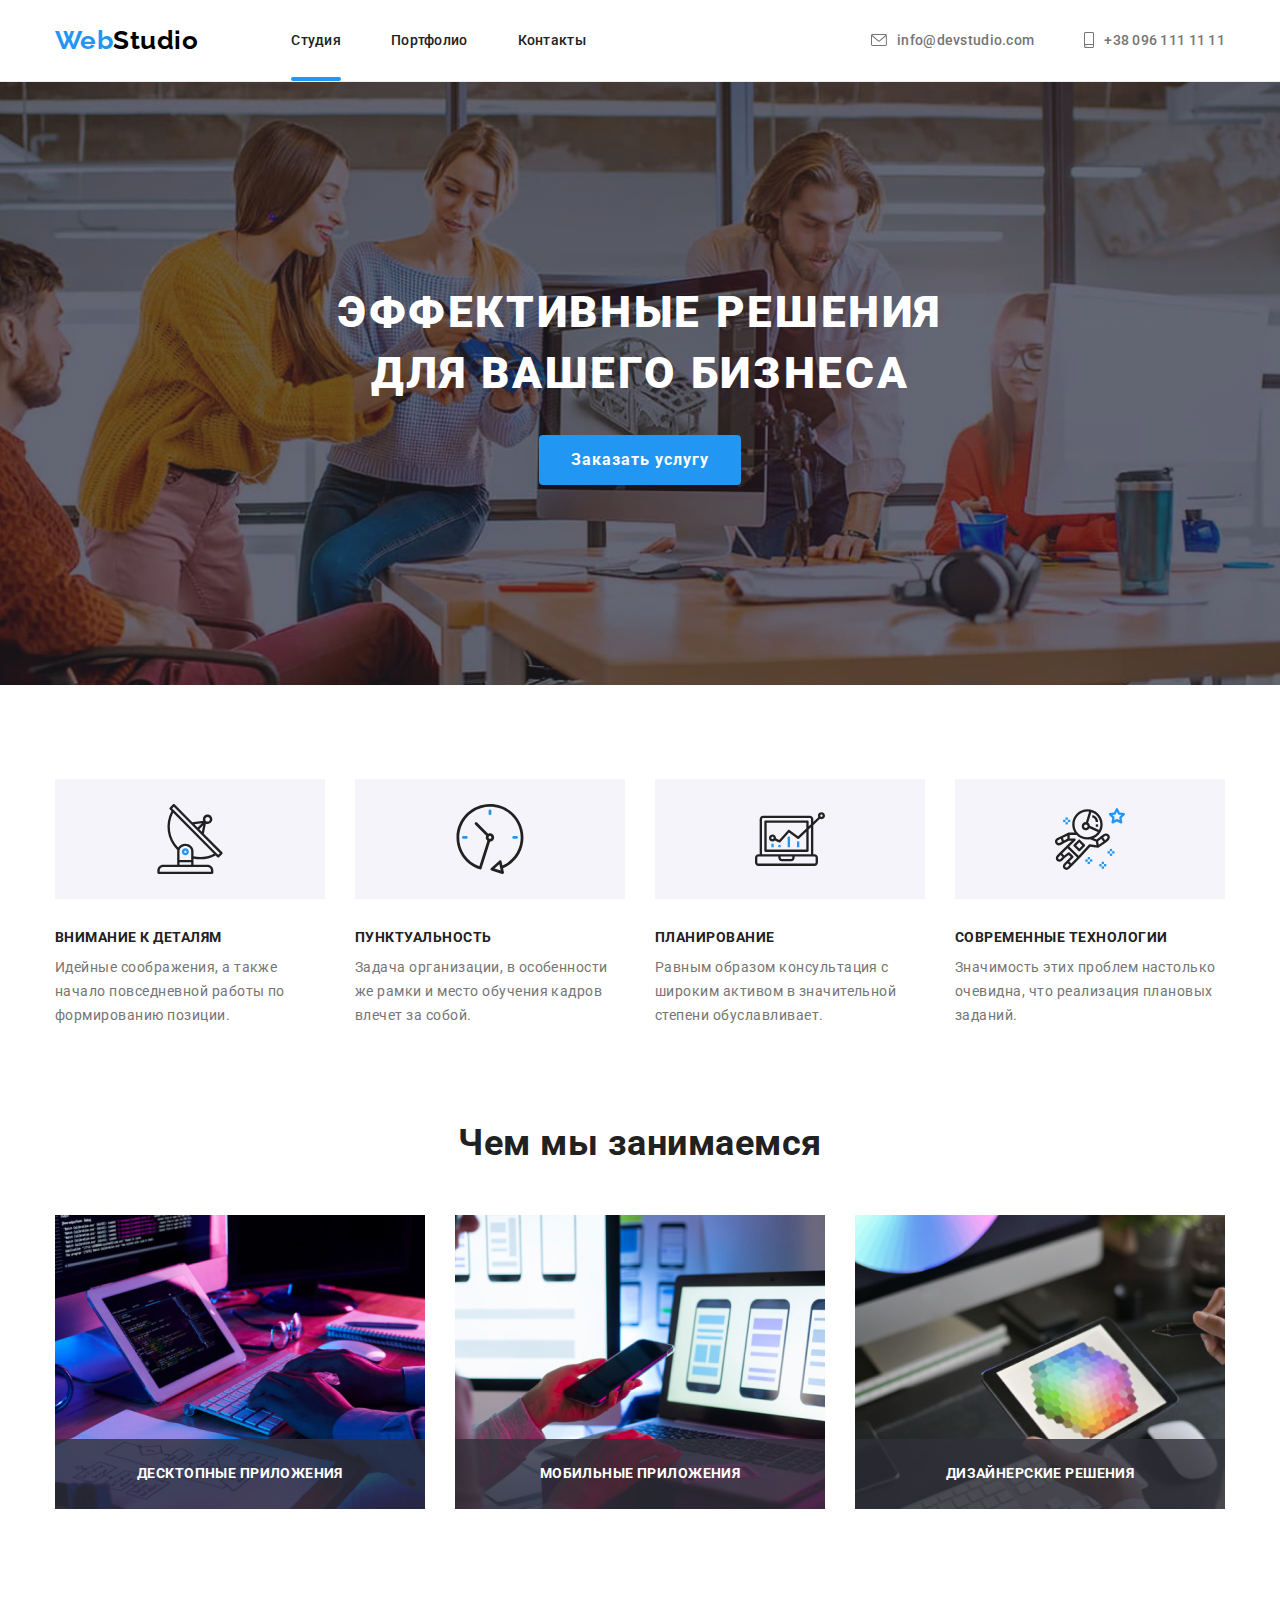
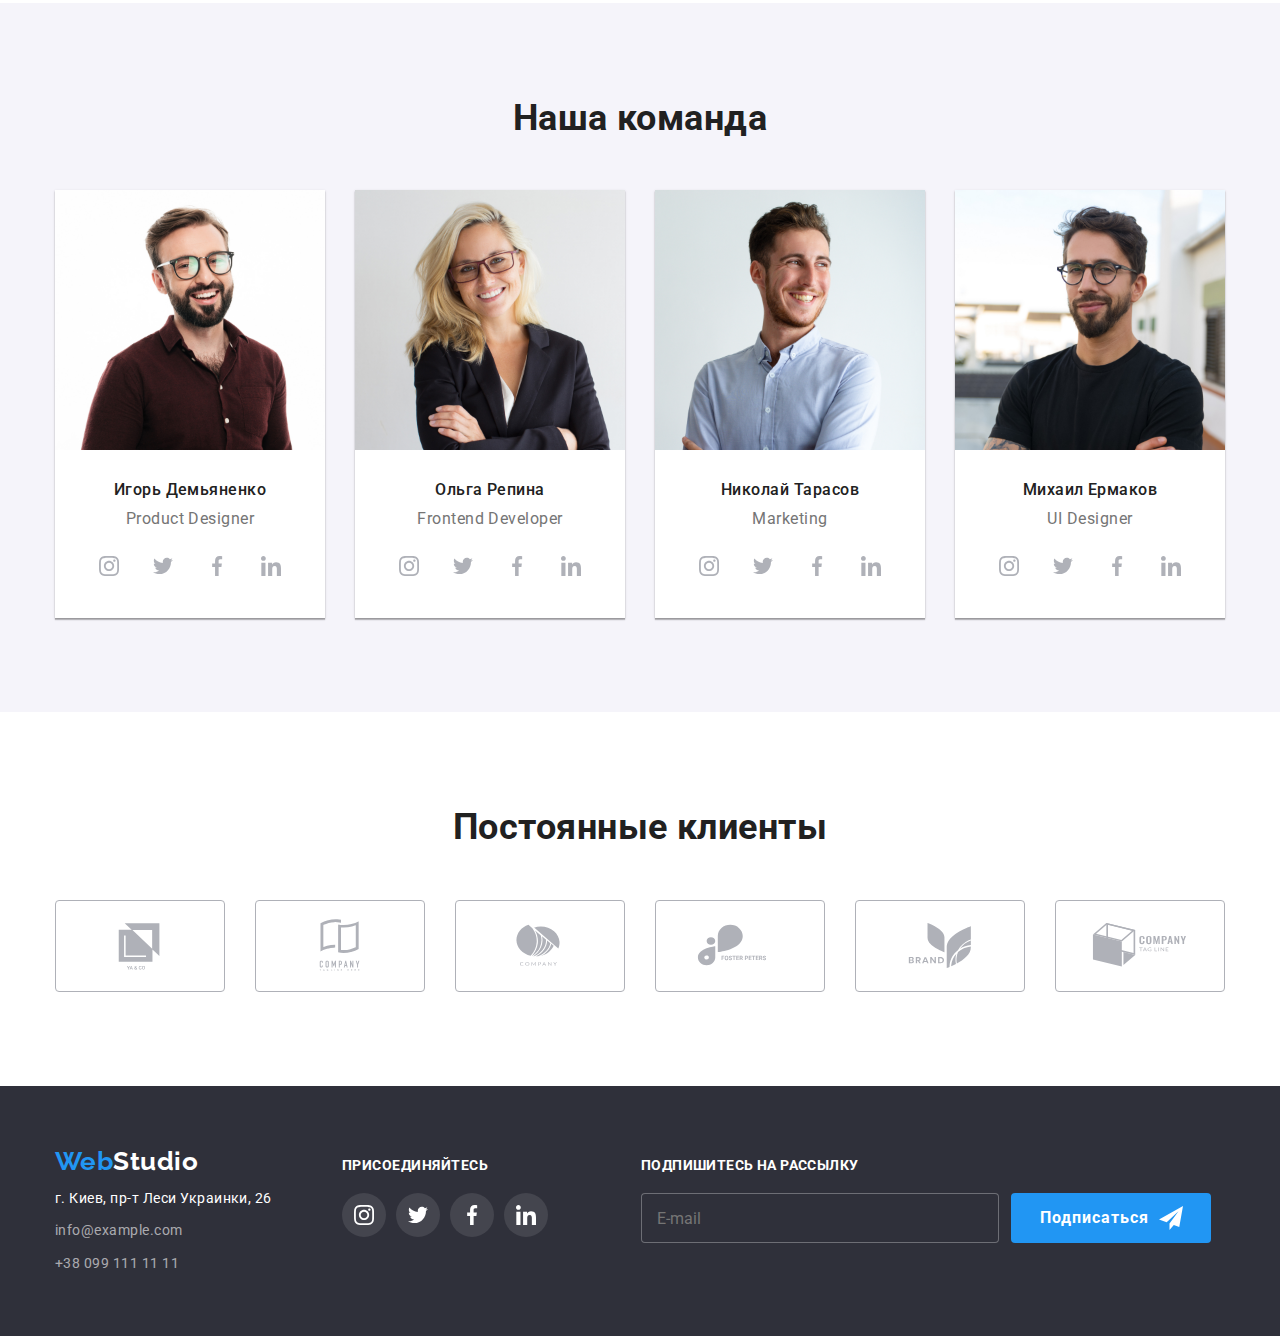
<file: index.html>
<!DOCTYPE html>
<html lang="ru">
<head>
    <meta charset="UTF-8">
    <meta http-equiv="X-UA-Compatible" content="IE=edge">
    <meta name="viewport" content="width=device-width, initial-scale=1.0">
    <title>WebStudio HW</title>
    <link href="https://fonts.googleapis.com/css2?family=Raleway:wght@700&family=Roboto:wght@400;500;700;900&display=swap" rel="stylesheet">
    <link rel="stylesheet" href="https://cdnjs.cloudflare.com/ajax/libs/modern-normalize/1.1.0/modern-normalize.min.css">
    <link rel="stylesheet" href="./css/style.css">
</head>
<body>
    
                                            <!-- ХЕДЕР -->
<header class="header">
<div class="container heder-container">
<nav class="nav">
    <a class="logo logo-header" href="./index.html"><span class="logo-span">Web</span>Studio</a>

    <ul class="nav-list">
        <li class="nav-list-item"><a class="link link-nav link-studio" href="./index.html">Студия</a></li>
        <li class="nav-list-item"><a class="link link-nav" href="./portfolio.html">Портфолио</a></li>
        <li class="nav-list-item"><a class="link link-nav" href="">Контакты</a></li>
    </ul>

</nav>
    <ul class="contact-list">
        <li class="contact-list-item"><a class="link link-contact" href="mailto:info@devstudio.com">
            <svg class="link-icon-contact" width="16" height="12"><use href="./images/sprite.svg#icon-envelope"></use></svg>
            info@devstudio.com</a></li>
        <li class="contact-list-item"><a class="link link-contact" href="tel:+380961111111">
            <svg class="link-icon-contact" width="10" height="16"><use href="./images/sprite.svg#icon-smartphone"></use></svg>
            +38 096 111 11 11</a></li>
    </ul>
</div>
</header>

                                            <!-- МЭЙН -->
<main>
                                        <!-- hero section -->
    <section class="hero-section">
        <div class="container hero-container">

        <h1 class="title-hero">Эффективные решения<br> для вашего бизнеса</h1>

        <button data-modal-open class="btn" type="button">Заказать услугу</button>

        </div>
    </section>

                                        <!-- our benefits -->
    <section class="benefits-section">
        <div class="container benefits-conteiner">

        <h2 class="visually-hidden">Наши преимущества</h2>

        <ul class="list-benefits">
            <li class="list-benefits-items icon-antenna">
                <h3 class="title-benefits">Внимание к деталям</h3>
            <p class="benefits-text">Идейные соображения, а также начало повседневной работы по формированию позиции.</p>
            </li>
            <li class="list-benefits-items icon-clock">
                <h3 class="title-benefits">Пунктуальность</h3>
            <p class="benefits-text">Задача организации, в особенности же рамки и место обучения кадров влечет за собой.</p>
            </li>
            <li class="list-benefits-items icon-diagram">
                <h3 class="title-benefits">Планирование</h3>
            <p class="benefits-text">Равным образом консультация с широким активом в значительной степени обуславливает.</p>
            </li>
            <li class="list-benefits-items icon-astronaut">
                <h3 class="title-benefits">Современные технологии</h3>
            <p class="benefits-text">Значимость этих проблем настолько очевидна, что реализация плановых заданий.</p>
            </li>
        </ul>
        </div>

    </section>

                                        <!-- our work section -->
    <section class="our-work-section">
        <div class="container">
        
        <h2 class="title-work">Чем мы занимаемся</h2>

        <ul class="work-list">
            <li class="work-list-item">
                <img src="./images/main-page/box1.jpg" alt="Пример работы" width="370">
                <div class="our-work-box">
                    <h3 class="our-work-box-title">Десктопные приложения</h3>
                </div>
            </li>
            <li class="work-list-item">
                <img src="./images/main-page/box2.jpg" alt="Пример работы" width="370">
                <div class="our-work-box">
                    <h3 class="our-work-box-title">Мобильные приложения</h3>
                </div>
            </li>
            <li class="work-list-item">
                <img src="./images/main-page/box3.jpg" alt="Пример работы" width="370">
                <div class="our-work-box">
                    <h3 class="our-work-box-title">Дизайнерские решения</h3>
                </div>
            </li>
        </ul>
        </div>

    </section>

                                        <!-- our team section -->
    <section class="our-team-section">
        <div class="container">

        <h2 class="title-team">Наша команда</h2>

        <ul class="team-list">
            <li class="team-list-item">
                <img src="./images/main-page/img.jpg" alt="Игорь Демьяненко" width="270">
                <div class="team-card">
                    <h3 class="title-name">Игорь Демьяненко</h3>
                    <p class="team-text">Product Designer</p>
                    <ul class="list-sl">
                        <li class="list-item-sl"><a class="link-icon-team" href="" aria-label="иконка Инстаграм"><svg class="link-icon" width="20px" height="20px">
                            <use href="./images/sprite.svg#icon-instagram"></use>>
                        </svg></a></li>
                        <li class="list-item-sl"><a class="link-icon-team" href="" aria-label="иконка Твитер"><svg class="link-icon" width="20px" height="20px">
                            <use href="./images/sprite.svg#icon-twitter"></use>>
                        </svg></a></li>
                        <li class="list-item-sl"><a class="link-icon-team" href="" aria-label="иконка Фейсбук"><svg class="link-icon" width="20px" height="20px">
                            <use href="./images/sprite.svg#icon-facebook"></use>>
                        </svg></a></li>
                        <li class="list-item-sl"><a class="link-icon-team" href="" aria-label="иконка Ин"><svg class="link-icon" width="20px" height="20px">
                            <use href="./images/sprite.svg#icon-linkedin"></use>>
                        </svg></a></li>
                    </ul>
                </div>
            </li>
            <li class="team-list-item">
                <img src="./images/main-page/img(1).jpg" alt="Ольга Репина" width="270">
                <div class="team-card">
                    <h3 class="title-name">Ольга Репина</h3>
                    <p class="team-text">Frontend Developer</p>
                    <ul class="list-sl">
                        <li class="list-item-sl"><a class="link-icon-team" href="" aria-label="иконка Инстаграм"><svg class="link-icon" width="20px" height="20px">
                            <use href="./images/sprite.svg#icon-instagram"></use>>
                        </svg></a></li>
                        <li class="list-item-sl"><a class="link-icon-team" href="" aria-label="иконка Твитер"><svg class="link-icon" width="20px" height="20px">
                            <use href="./images/sprite.svg#icon-twitter"></use>>
                        </svg></a></li>
                        <li class="list-item-sl"><a class="link-icon-team" href="" aria-label="иконка Фейсбук"><svg class="link-icon" width="20px" height="20px">
                            <use href="./images/sprite.svg#icon-facebook"></use>>
                        </svg></a></li>
                        <li class="list-item-sl"><a class="link-icon-team" href="" aria-label="иконка Ин"><svg class="link-icon" width="20px" height="20px">
                            <use href="./images/sprite.svg#icon-linkedin"></use>>
                        </svg></a></li>
                    </ul>
                </div>
            </li>
            <li class="team-list-item">
                <img src="./images/main-page/img(2).jpg" alt="Николай Тарасов" width="270">
                <div class="team-card">
                    <h3 class="title-name">Николай Тарасов</h3>
                    <p class="team-text">Marketing</p>
                    <ul class="list-sl">
                        <li class="list-item-sl"><a class="link-icon-team" href="" aria-label="иконка Инстаграм"><svg class="link-icon" width="20px" height="20px">
                            <use href="./images/sprite.svg#icon-instagram"></use>>
                        </svg></a></li>
                        <li class="list-item-sl"><a class="link-icon-team" href="" aria-label="иконка Твитер"><svg class="link-icon" width="20px" height="20px">
                            <use href="./images/sprite.svg#icon-twitter"></use>>
                        </svg></a></li>
                        <li class="list-item-sl"><a class="link-icon-team" href="" aria-label="иконка Фейсбук"><svg class="link-icon" width="20px" height="20px">
                            <use href="./images/sprite.svg#icon-facebook"></use>>
                        </svg></a></li>
                        <li class="list-item-sl"><a class="link-icon-team" href="" aria-label="иконка Ин"><svg class="link-icon" width="20px" height="20px">
                            <use href="./images/sprite.svg#icon-linkedin"></use>>
                        </svg></a></li>
                    </ul>
                </div>
            </li>
            <li class="team-list-item">
                <img src="./images/main-page/img(3).jpg" alt="Михаил Ермаков" width="270">
                <div class="team-card">
                    <h3 class="title-name">Михаил Ермаков</h3>
                    <p class="team-text">UI Designer</p>
                    <ul class="list-sl">
                        <li class="list-item-sl"><a class="link-icon-team" href="" aria-label="иконка Инстаграм"><svg class="link-icon" width="20px" height="20px">
                            <use href="./images/sprite.svg#icon-instagram"></use>>
                        </svg></a></li>
                        <li class="list-item-sl"><a class="link-icon-team" href="" aria-label="иконка Твитер"><svg class="link-icon" width="20px" height="20px">
                            <use href="./images/sprite.svg#icon-twitter"></use>>
                        </svg></a></li>
                        <li class="list-item-sl"><a class="link-icon-team" href="" aria-label="иконка Фейсбук"><svg class="link-icon" width="20px" height="20px">
                            <use href="./images/sprite.svg#icon-facebook"></use>>
                        </svg></a></li>
                        <li class="list-item-sl"><a class="link-icon-team" href="" aria-label="иконка Ин"><svg class="link-icon" width="20px" height="20px">
                            <use href="./images/sprite.svg#icon-linkedin"></use>>
                        </svg></a></li>
                    </ul>
                </div>
            </li>
        </ul>
        </div>
    </section>

                                        <!-- client -->
    <section class="section-client">
        <div class="container">
            <h2 class="client-title">Постоянные клиенты</h2>
            <ul class="client-list">
                <li class="client-list-item">
                    <a class="client-link" href="" aria-label="иконка клиента">
                        <svg class="icon-client" width="106px" height="60px">
                            <use href="./images/sprite.svg#icon-Client-1"></use>
                        </svg>
                    </a>
                </li>
                <li class="client-list-item">
                    <a class="client-link" href="" aria-label="иконка клиента">
                        <svg class="icon-client" width="106px" height="60px">
                            <use href="./images/sprite.svg#icon-Client-2"></use>
                        </svg>
                    </a>
                </li>
                <li class="client-list-item">
                    <a class="client-link" href="" aria-label="иконка клиента">
                        <svg class="icon-client" width="106px" height="60px">
                            <use href="./images/sprite.svg#icon-Client-3"></use>
                        </svg>
                    </a>
                </li>
                <li class="client-list-item">
                    <a class="client-link" href="" aria-label="иконка клиента">
                        <svg class="icon-client" width="106px" height="60px">
                            <use href="./images/sprite.svg#icon-Client-4"></use>
                        </svg>
                    </a>
                </li>
                <li class="client-list-item">
                    <a class="client-link" href="" aria-label="иконка клиента">
                        <svg class="icon-client" width="106px" height="60px">
                            <use href="./images/sprite.svg#icon-Client-5"></use>
                        </svg>
                    </a>
                </li>
                <li class="client-list-item">
                    <a class="client-link" href="" aria-label="иконка клиента">
                        <svg class="icon-client" width="106px" height="60px">
                            <use href="./images/sprite.svg#icon-Client-6"></use>
                        </svg>
                    </a>
                </li>
            </ul>
        </div>
    </section>
            
</main>

                                            <!-- ФУТЕР -->
<footer class="footer">
    <div class="container footer-container">
    <div class="adress-container">
    <a class="logo logo-footer" href="./index.html"><span class="logo-span">Web</span>Studio</a>
    
    <address class="adress">
       <p class="footer-text">г. Киев, пр-т Леси Украинки, 26</p>
    <ul>
        <li class="list-adress-items"><a class="link link-footer" href="mailto:info@example.com">info@example.com</a></li>
        <li class="list-adress-items"><a class="link link-footer" href="tel:+380991111111">+38 099 111 11 11</a></li>
    </ul>
    </address>
    </div>

    <div class="social-container">
        <p class="sl-text">Присоединяйтесь</p>
        <ul class="list-sl">
            <li class="list-item-sl"><a class="link-icon-team-footer" href="" aria-label="иконка Инстаграм">
                <svg class="link-icon-footer" width="20px" height="20px">
                <use href="./images/sprite.svg#icon-instagram"></use>>
            </svg></a></li>
            <li class="list-item-sl"><a class="link-icon-team-footer" href="" aria-label="иконка Твитер">
                <svg class="link-icon-footer" width="20px" height="20px">
                <use href="./images/sprite.svg#icon-twitter"></use>>
            </svg></a></li>
            <li class="list-item-sl"><a class="link-icon-team-footer" href="" aria-label="иконка Фейсбук">
                <svg class="link-icon-footer" width="20px" height="20px">
                <use href="./images/sprite.svg#icon-facebook"></use>>
            </svg></a></li>
            <li class="list-item-sl"><a class="link-icon-team-footer" href="" aria-label="иконка Ин">
                <svg class="link-icon-footer" width="20px" height="20px">
                <use href="./images/sprite.svg#icon-linkedin"></use>>
            </svg></a></li>
        </ul>
    </div>

    <div class="email-container">
        <p class="email-text">Подпишитесь на рассылку</p>
        <form class="footer-form">
            <input type="email" name="email" placeholder="E-mail">
            <button class="email-btn" type="button">Подписаться
                <svg class="email-icon" width="24px" height="24px">
                <use href="./images/sprite.svg#icon-telegram"></use>>
            </svg>
        </button>
        </form>
    </div>

    </div>
</footer>

                                            <!-- MODAL -->
<div data-modal class="backdrop is-hidden">
    <div class="modal">
        <button data-modal-close class="btn-modal">
            <svg class="icon-modal">
                <use href="./images/sprite.svg#icon-mrX"></use>
            </svg>
        </button>

        <form class="form" autocomplete="off">
            
            <h2 class="form-title">Оставьте свои данные, мы вам перезвоним</h2>

            <ul>
                <li class="form-text">
                <label for="name">Имя</label>
                <input type="text" name="name" id="name">
                <svg class="icon-form" width="18px" height="18px">
                    <use href="./images/sprite.svg#icon-person"></use>
                </svg>
                </li>
                <li class="form-text">
                <label for="tel">Телефон</label>
                <input type="tel" name="tel" id="tel">
                <svg class="icon-form" width="18px" height="18px">
                    <use href="./images/sprite.svg#icon-phone"></use>
                </svg>
                </li>
                <li class="form-text">
                <label for="mail">Почта</label>
                <input type="email" name="mail" id="mail">
                <svg class="icon-form" width="18px" height="18px">
                    <use href="./images/sprite.svg#icon-email"></use>
                </svg>
                </li>
                <li class="form-text">
                <label for="comment">Комментарий</label>
                <textarea name="comment" id="comment" placeholder="Введите текст" cols="30" rows="10"></textarea>
                </li>
            </ul>
            <div class="form-agreement">
                <label for="agreement">
                    <input type="checkbox" name="agreement" id="agreement">
                    <svg class="icon-agreement" width="16px" height="15px">
                        <use href="./images/sprite.svg#icon-box"></use>
                    </svg>
                    <p>Соглашаюсь с рассылкой и принимаю&nbsp;</p><a class="form-link" href="">Условия договора</a>
                </label>
            </div>

            <button class="form-btn" type="submit">Отправить</button>

        </form>
    </div>
</div>

<script src="./JS/modal.js"></script>
</body>
</html>
</file>
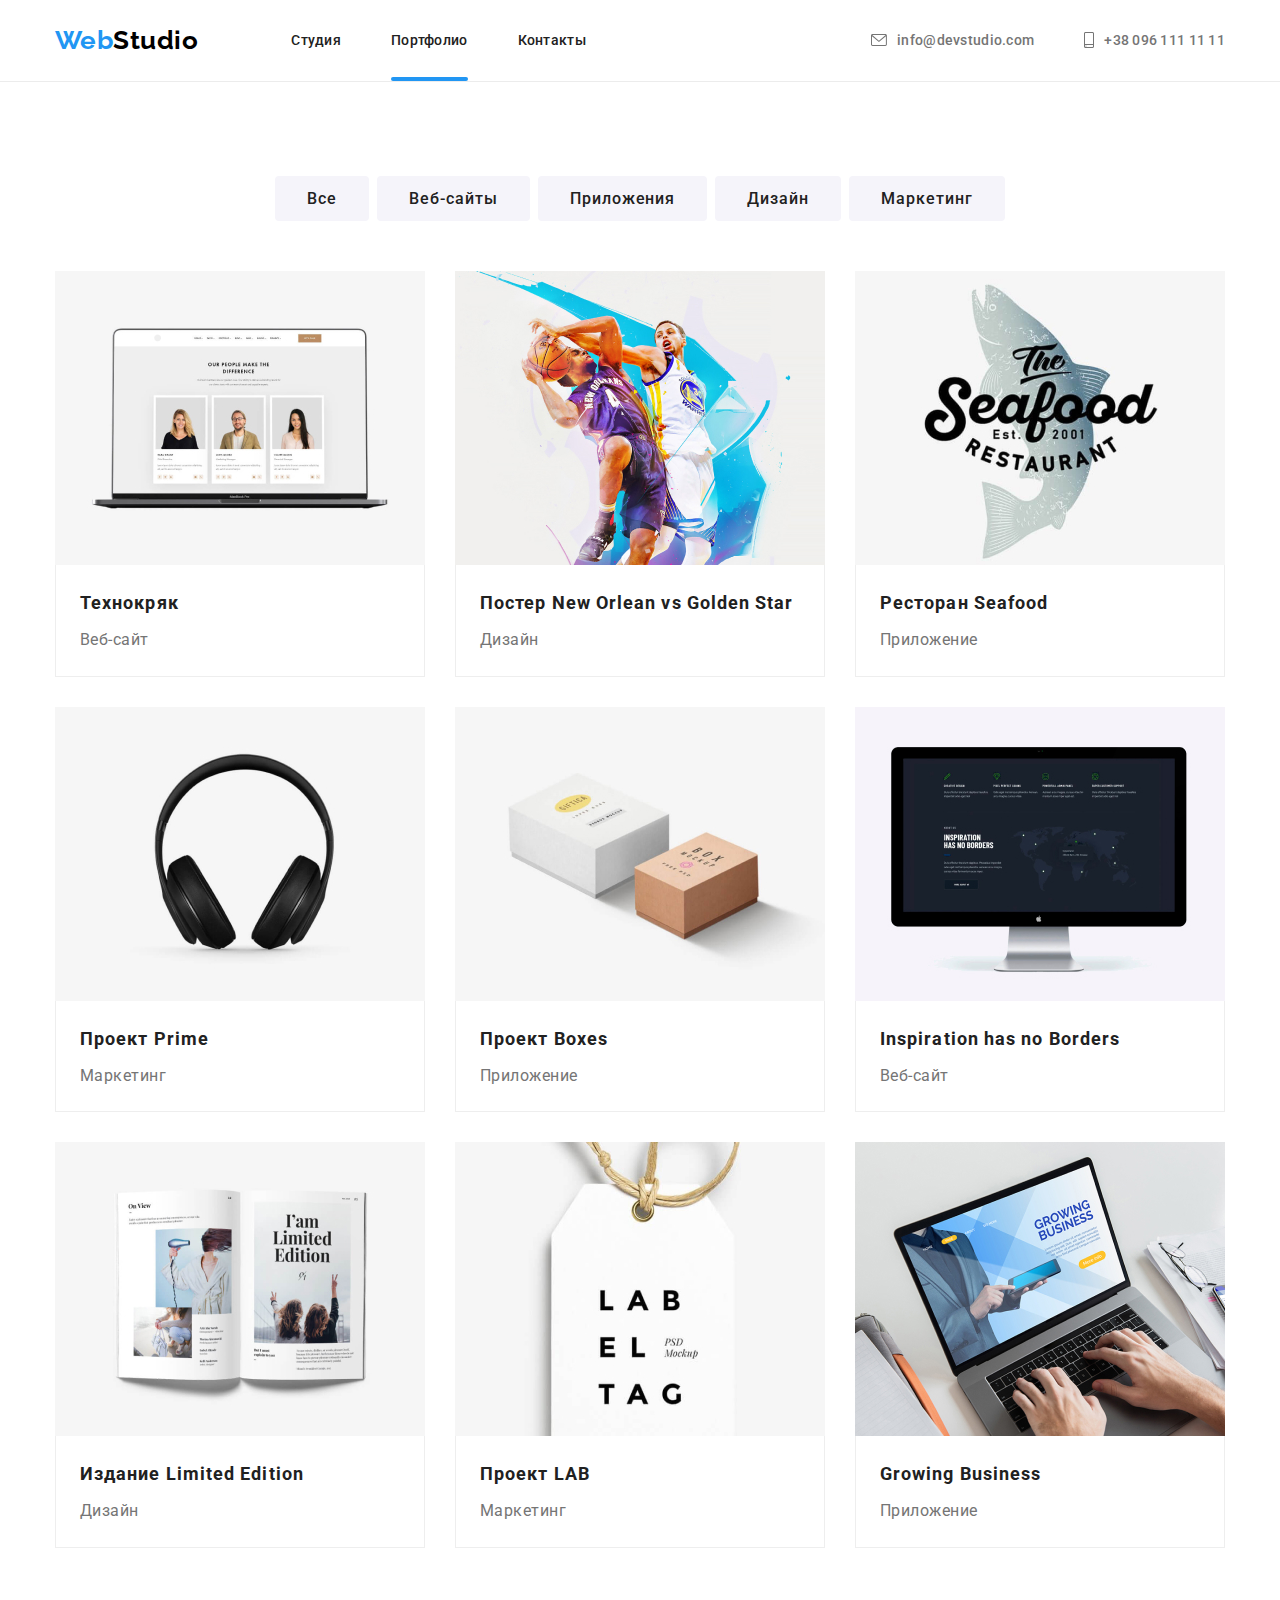
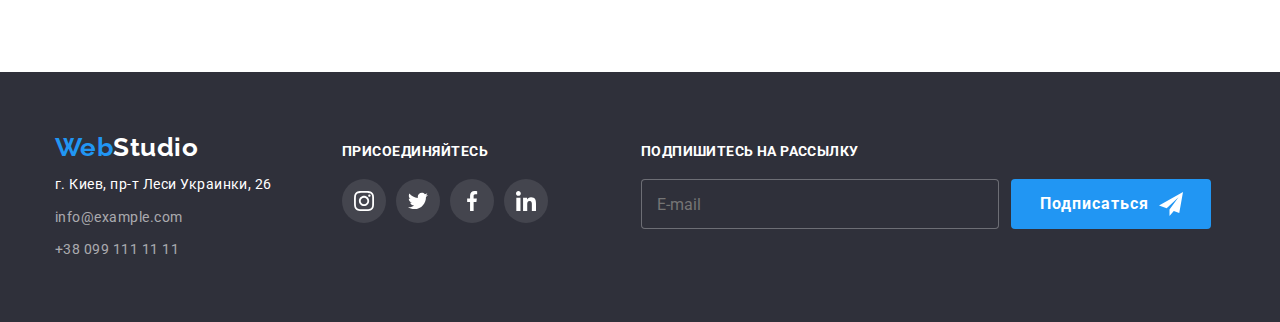
<file: portfolio.html>
<!DOCTYPE html>
<html lang="ru">
<head>
    <meta charset="UTF-8">
    <meta http-equiv="X-UA-Compatible" content="IE=edge">
    <meta name="viewport" content="width=device-width, initial-scale=1.0">
    <title>WebStudio HW</title>
    <link href="https://fonts.googleapis.com/css2?family=Raleway:wght@700&family=Roboto:wght@400;500;700;900&display=swap" rel="stylesheet">
    <link rel="stylesheet" href="https://cdnjs.cloudflare.com/ajax/libs/modern-normalize/1.1.0/modern-normalize.min.css">
    <link rel="stylesheet" href="./css/style.css">
    <link rel="stylesheet" href="./css/portfolio.css">
</head>
<body>
    
                                            <!-- ХЕДЕР -->
<header class="header">
<div class="container heder-container">
<nav class="nav">
    <a class="logo logo-header" href="./index.html"><span class="logo-span">Web</span>Studio</a>

    <ul class="nav-list">
        <li class="nav-list-item"><a class="link link-nav" href="./index.html">Студия</a></li>
        <li class="nav-list-item"><a class="link link-nav link-portfolio" href="./portfolio.html">Портфолио</a></li>
        <li class="nav-list-item"><a class="link link-nav" href="">Контакты</a></li>
    </ul>

</nav>
    <ul class="contact-list">
        <li class="contact-list-item"><a class="link link-contact" href="mailto:info@devstudio.com">
            <svg class="link-icon-contact" width="16" height="12"><use href="./images/sprite.svg#icon-envelope"></use></svg>
            info@devstudio.com</a></li>
        <li class="contact-list-item"><a class="link link-contact" href="tel:+380961111111">
            <svg class="link-icon-contact" width="10" height="16"><use href="./images/sprite.svg#icon-smartphone"></use></svg>
            +38 096 111 11 11</a></li>
    </ul>
</div>
</header>

                                            <!-- МЕЙН -->
<main>
                                        <!-- section ofs -->
    <section class="ofs-section">
        <div class="container">

        <h1 hidden>Наши предложения</h1>
        <ul class="list-ofs">
            <li class="list-ofs-items"><button class="btn btn-portfolio" type="button">Все</button></li>
            <li class="list-ofs-items"><button class="btn btn-portfolio" type="button">Веб-сайты</button></li>
            <li class="list-ofs-items"><button class="btn btn-portfolio" type="button">Приложения</button></li>
            <li class="list-ofs-items"><button class="btn btn-portfolio" type="button">Дизайн</button></li>
            <li class="list-ofs-items"><button class="btn btn-portfolio" type="button">Маркетинг </button></li>
        </ul>

<ul class="list-ofs-cards">
    <li class="list-ofs-cards-items">
        <a class="link-ofs-cards" href="">
            <div class="portfolio-overlay">
            <img src="./images/portfolio/prodject1.jpg" alt="предложение" width="370">
            <p class="portfolio-overlay-text">Технокряк это современная площадка распространения коронавируса.
                 Компании используют эту платформу для цифрового шпионажа и атак на защищённые сервера конкурентов.</p>
            </div>
        <div class="ofs-cards">
            <h2 class="title-ofers">Технокряк</h2>
            <p class="offers-text">Веб-сайт</p>
        </div>
        </a>
    </li>
    <li class="list-ofs-cards-items">
        <a class="link-ofs-cards" href="">
            <div class="portfolio-overlay">
                <img src="./images/portfolio/prodject2.jpg" alt="предложение" width="370">
                <p class="portfolio-overlay-text">Технокряк это современная площадка распространения коронавируса.
                     Компании используют эту платформу для цифрового шпионажа и атак на защищённые сервера конкурентов.</p>
                </div>
        <div class="ofs-cards">
            <h2 class="title-ofers">Постер New Orlean vs Golden Star</h2>
            <p class="offers-text">Дизайн</p>
        </div>
        </a>
    </li>
    <li class="list-ofs-cards-items">
        <a class="link-ofs-cards" href="">
            <div class="portfolio-overlay">
                <img src="./images/portfolio/prodject3.jpg" alt="предложение" width="370">
                <p class="portfolio-overlay-text">Технокряк это современная площадка распространения коронавируса.
                     Компании используют эту платформу для цифрового шпионажа и атак на защищённые сервера конкурентов.</p>
                </div>
        <div class="ofs-cards">
            <h2 class="title-ofers">Ресторан Seafood</h2>
            <p class="offers-text">Приложение</p>
        </div>
        </a>
    </li>
    <li class="list-ofs-cards-items">
        <a class="link-ofs-cards" href="">
            <div class="portfolio-overlay">
                <img src="./images/portfolio/prodject4.jpg" alt="предложение" width="370">
                <p class="portfolio-overlay-text">Технокряк это современная площадка распространения коронавируса.
                     Компании используют эту платформу для цифрового шпионажа и атак на защищённые сервера конкурентов.</p>
                </div>
        <div class="ofs-cards">
            <h2 class="title-ofers">Проект Prime</h2>
            <p class="offers-text">Маркетинг</p>
        </div>
        </a>
    </li>
    <li class="list-ofs-cards-items">
        <a class="link-ofs-cards" href="">
            <div class="portfolio-overlay">
                <img src="./images/portfolio/prodject5.jpg" alt="предложение" width="370">
                <p class="portfolio-overlay-text">Технокряк это современная площадка распространения коронавируса.
                     Компании используют эту платформу для цифрового шпионажа и атак на защищённые сервера конкурентов.</p>
                </div>
        <div class="ofs-cards">
            <h2 class="title-ofers">Проект Boxes</h2>
            <p class="offers-text">Приложение</p>
        </div>
        </a>
    </li>
    <li class="list-ofs-cards-items">
        <a class="link-ofs-cards" href="">
            <div class="portfolio-overlay">
                <img src="./images/portfolio/prodject6.jpg" alt="предложение" width="370">
                <p class="portfolio-overlay-text">Технокряк это современная площадка распространения коронавируса.
                     Компании используют эту платформу для цифрового шпионажа и атак на защищённые сервера конкурентов.</p>
                </div>
        <div class="ofs-cards">
            <h2 class="title-ofers">Inspiration has no Borders</h2>
            <p class="offers-text">Веб-сайт</p>
        </div>
        </a>
    </li>
    <li class="list-ofs-cards-items">
        <a class="link-ofs-cards" href="">
            <div class="portfolio-overlay">
                <img src="./images/portfolio/prodject7.jpg" alt="предложение" width="370">
                <p class="portfolio-overlay-text">Технокряк это современная площадка распространения коронавируса.
                     Компании используют эту платформу для цифрового шпионажа и атак на защищённые сервера конкурентов.</p>
                </div>
        <div class="ofs-cards">
            <h2 class="title-ofers">Издание Limited Edition</h2>
            <p class="offers-text">Дизайн</p>
        </div>
        </a>
    </li>
    <li class="list-ofs-cards-items">
        <a class="link-ofs-cards" href="">
            <div class="portfolio-overlay">
                <img src="./images/portfolio/prodject8.jpg" alt="предложение" width="370">
                <p class="portfolio-overlay-text">Технокряк это современная площадка распространения коронавируса.
                     Компании используют эту платформу для цифрового шпионажа и атак на защищённые сервера конкурентов.</p>
                </div>
        <div class="ofs-cards">
            <h2 class="title-ofers">Проект LAB</h2>
            <p class="offers-text">Маркетинг</p>
        </div>
        </a>
    </li>
    <li class="list-ofs-cards-items">
        <a class="link-ofs-cards" href="">
            <div class="portfolio-overlay">
                <img src="./images/portfolio/prodject9.jpg" alt="предложение" width="370">
                <p class="portfolio-overlay-text">Технокряк это современная площадка распространения коронавируса.
                     Компании используют эту платформу для цифрового шпионажа и атак на защищённые сервера конкурентов.</p>
                </div>
        <div class="ofs-cards">
            <h2 class="title-ofers">Growing Business</h2>
            <p class="offers-text">Приложение</p>
        </div>
        </a>
    </li>
</ul>
    </div>
    </section>
</main>

                                        <!-- ФУТЕР -->
<footer class="footer">
    <div class="container footer-container">
    <div class="adress-container">
    <a class="logo logo-footer" href="./index.html"><span class="logo-span">Web</span>Studio</a>
    
    <address class="adress">
       <p class="footer-text">г. Киев, пр-т Леси Украинки, 26</p>
    <ul>
        <li class="list-adress-items"><a class="link link-footer" href="mailto:info@example.com">info@example.com</a></li>
        <li class="list-adress-items"><a class="link link-footer" href="tel:+380991111111">+38 099 111 11 11</a></li>
    </ul>
    </address>
    </div>

    <div class="social-container">
        <p class="sl-text">Присоединяйтесь</p>
        <ul class="list-sl">
            <li class="list-item-sl"><a class="link-icon-team-footer" href="" aria-label="иконка Инстаграм">
                <svg class="link-icon-footer" width="20px" height="20px">
                <use href="./images/sprite.svg#icon-instagram"></use>>
            </svg></a></li>
            <li class="list-item-sl"><a class="link-icon-team-footer" href="" aria-label="иконка Твитер">
                <svg class="link-icon-footer" width="20px" height="20px">
                <use href="./images/sprite.svg#icon-twitter"></use>>
            </svg></a></li>
            <li class="list-item-sl"><a class="link-icon-team-footer" href="" aria-label="иконка Фейсбук">
                <svg class="link-icon-footer" width="20px" height="20px">
                <use href="./images/sprite.svg#icon-facebook"></use>>
            </svg></a></li>
            <li class="list-item-sl"><a class="link-icon-team-footer" href="" aria-label="иконка Ин">
                <svg class="link-icon-footer" width="20px" height="20px">
                <use href="./images/sprite.svg#icon-linkedin"></use>>
            </svg></a></li>
        </ul>
    </div>

    <div class="email-container">
        <p class="email-text">Подпишитесь на рассылку</p>
        <form class="footer-form">
            <input type="email" name="email" placeholder="E-mail">
            <button class="email-btn" type="button">Подписаться
                <svg class="email-icon" width="24px" height="24px">
                <use href="./images/sprite.svg#icon-telegram"></use>>
            </svg>
        </button>
        </form>
    </div>

    </div>
</footer>

</body>
</html>
</file>
<file: css/style.css>
:root {
    --main-font: "Roboto", sans-serif; ;
    --secondary-font: "Raleway", sans-serif;;

    /* TEXT COLORS */
    --main-txt-cl: #757575 ;
    --secondary-txt-cl: #212121 ;

    /* BTN COLORS */
    --btn-txt-cl: #ffffff ;
    --btn-bg-cl: #2196F3 ;

    /* COLORS */
    --accent-cl: #2196F3 ;
    --main-bg-cl: #ffffff ;
    
    --black-cl: #212121 ;
    --grey-cl: #757575 ;
    
    /* BORDER RADIUS */
    --btn-border-radius: 4px;
    --border-radius: 0px 0px 4px 4px;

}

body {
    font-family: var(--main-font);
    letter-spacing: 0.03em;
    color: var(--main-txt-cl);
}

button {
    font-family: inherit;

}

ul,
li,
h1,
h2,
h3,
h4,
h5,
p  {
    margin-block-start: 0em;
    margin-block-end: 0em;
    margin-inline-start: 0px;
    margin-inline-end: 0px;
    padding-inline-start: 0px;
}

img {
    display: block;
}

h1,
h2,
h3,
h4,
h5,
h6 {
    color: var(--secondary-txt-cl);
    margin: 0;
    padding: 0;

}

ul {
    list-style: none;
}

a {
    text-decoration: none;
}

address {
    font-style: normal;
}

.container {
    width: 1200px;
    padding-left: 15px;
    padding-right: 15px;
    margin-left: auto;
    margin-right: auto;
}

.visually-hidden {
    position: absolute;
    clip: rect(0 0 0 0);
    width: 1px;
    height: 1px;
    margin: -1px;
}

/* HEADER */

.header {
    border-bottom: 1px solid #ECECEC;
}

.heder-container {
    display: flex;
    align-items: center;
}

.nav {
    display: flex;
    align-items: center;
}

.contact-list {
    display: flex;
    margin-left: auto;
}

.nav-list {
    display: flex;
    align-items: center;
}

.logo {
    font-family: var(--secondary-font);
    color: #000;
    font-weight: bold;
    font-size: 26px;
    line-height: 1.2;
}

.logo-header {
    margin-right: 93px;
}

.logo-span {
    color: var(--accent-cl)
}

/* link nav */
.link-nav {
    padding-top: 32px;
    padding-bottom: 32px;
    display: block;
    color: var(--black-cl);
    font-weight: 500;
    font-size: 14px;
    line-height: 1.2;
    letter-spacing: 0.02em;
    position: relative;
}

.nav-list-item {
    margin-right: 50px;
}

.nav-list-item:last-child {
    margin-right: 0;
}

.link {
    transition: color 250ms cubic-bezier(0.4, 0, 0.2, 1);
}

.link:hover,
.link:focus {
    color: var(--accent-cl)
}

.link-studio:visited {
    color: var(--accent-cl);
}

.link-studio::after {
    content: "";
    position: absolute;
    bottom: 0;
    left: 0;
    height: 4px;
    width: 100%;
    display: block;
    border-radius: 2px;
    background-color: var(--accent-cl);
}

.contact-list-item {
    margin-right: 50px;
}

.contact-list-item:last-child {
margin-right: 0px;
}

.link-contact {
    font-weight: 500;
    font-size: 14px;
    line-height: 1.2;
    letter-spacing: 0.02em;
    color: var(--grey-cl);
}

.link-contact {
    display: flex;
    align-items: center;
    justify-content: center; 
}

.link-icon-contact {
    fill: #757575;
    margin-right: 10px;
    transition: fill 250ms cubic-bezier(0.4, 0, 0.2, 1);
}

.link-contact:hover .link-icon-contact,
.link-contact:focus .link-icon-contact {
    fill: #2196F3;
}

/* MAIN */

/* hero section */
.hero-section {
    background-image: linear-gradient(
        to right,
        rgba(47, 48, 58, 0.4),
        rgba(47, 48, 58, 0.4)),
        url(../images/main-page/bg-img.jpg);
    padding-top: 200px;
    padding-bottom: 200px;
    background-repeat: no-repeat;
    background-size: cover;
    background-position: center;
    max-width: 1600px;
    margin-left: auto;
    margin-right: auto;
}

.title-hero {
    font-weight: 900;
    font-size: 44px;
    line-height: 1.4;
    text-align: center;
    letter-spacing: 0.06em;
    text-transform: uppercase;
    color: #ffffff;
}

.btn {
    font-weight: bold;
    font-size: 16px;
    line-height: 1.9;
    display: flex;
    align-items: center;
    text-align: center;
    letter-spacing: 0.06em;
    
    background-color: var(--btn-bg-cl);
    color: var(--btn-txt-cl);
    border: 0px;
    border-radius: var(--btn-border-radius);

    cursor: pointer;
    margin-top: 30px;
    margin-left: auto;
    margin-right: auto;
    padding: 10px 32px;
    transition: background-color 250ms cubic-bezier(0.4, 0, 0.2, 1);
}

.btn:hover,
.btn:focus {
    background-color: #188CE8;
}

/* our benefits */
.benefits-section {
    padding-top: 94px;
    padding-bottom: 94px;
}

.list-benefits {
    display: flex;
}

.list-benefits-items::before {
    display: block;
    content: "";
    height: 120px;
    background-size: 70px 70px;
    background-repeat: no-repeat;
    background-position: center;
    background-color: #F5F4FA;
    margin-bottom: 30px;
}

.icon-antenna::before {
    background-image: 
    url(../images/icons/antenna.svg);
}

.icon-clock::before {
    background-image: 
    url(../images/icons/clock.svg);
}

.icon-diagram::before {
    background-image: 
    url(../images/icons/diagram.svg);
}

.icon-astronaut::before {
    background-image: 
    url(../images/icons/astronaut.svg);
}

.list-benefits-items {
    margin-right: 30px;
    width: 270px;
}
.list-benefits-items:last-child {
    margin-right: 0px;
}

.title-benefits {
    font-weight: bold;
    font-size: 14px;
    line-height: 1.2;
    text-transform: uppercase;
    margin-bottom: 10px;
}

.benefits-text {
    font-size: 14px;
    line-height: 1.7;
}

/* our work section */
.our-work-section {
    padding-bottom: 94px;
}

.title-work {
    font-weight: bold;
    font-size: 36px;
    line-height: 1.2;
    text-align: center;
    margin-bottom: 50px;
}

.work-list {
    display: flex;
}

.work-list-item {
    margin-right: 30px;
    position: relative;
}

.our-work-box {
    position: absolute;
    bottom: 0;
    left: 0;
    width: 100%;
    height: 70px;
    background-color: rgba(47, 48, 58, 0.8);
    display: flex;
    align-items: center;
    justify-content: center;
}

.our-work-box-title {
    font-weight: bold;
    font-size: 14px;
    line-height: 1.2;
    text-transform: uppercase;
    color: #fff;
    letter-spacing: 0.03em;
}

.work-list-item:last-child {
    margin-right: 0;
}

/* our team section */
.our-team-section {
    padding-top: 94px;
    padding-bottom: 94px;
    background-color: #F5F4FA;
}

.team-list {
    display: flex;
}

.team-list-item {
    margin-right: 30px;
    box-shadow: 0px 1px 3px rgba(0, 0, 0, 0.12),
     0px 1px 1px rgba(0, 0, 0, 0.14),
      0px 2px 1px rgba(0, 0, 0, 0.2);
}
.team-list-item:last-child {
    margin-right: 0;
}

.team-card {
    padding-top: 30px;
    padding-bottom: 30px;
    background-color: #fff;
}

.title-team {
    font-weight: bold;
    font-size: 36px;
    line-height: 1.2;
    text-align: center;
    margin-bottom: 50px;
}

.title-name {
    font-weight: 500;
    font-size: 16px;
    line-height: 1.2;
    text-align: center;
    margin-bottom: 10px;
}

.team-text {
    font-size: 16px;
    line-height: 1.2;
    text-align: center;
}

.list-sl {
    display: flex;
    justify-content: center;
    margin-top: 16px;
}

.list-item-sl {
    margin-right: 10px;
}

.list-item-sl:last-child {
    margin-right: 0;
}

.link-icon-team {
    display: flex;
    align-items: center;
    justify-content: center;
    width: 44px;
    height: 44px;
    border-radius: 50%;
    transition: background-color 250ms cubic-bezier(0.4, 0, 0.2, 1);
}

.link-icon {
    fill: #AFB1B8;
    transition: fill 250ms cubic-bezier(0.4, 0, 0.2, 1);
}

.link-icon-team:hover,
.link-icon-team:focus {
    background-color: #2196F3;
}

.link-icon-team:hover .link-icon,
.link-icon-team:focus .link-icon {
    fill: #fff;
}

/* section client */
.section-client {
    padding-top: 94px;
    padding-bottom: 94px;
}

.client-title {
    font-weight: bold;
    font-size: 36px;
    line-height: 1.2;
    text-align: center;
    margin-bottom: 50px;
}

.client-list {
    display: flex;
}

.client-list-item {
    margin-right: 30px;
    width: 170px;
    height: 92px;
}

.client-link {
    display: flex;
    align-items: center;
    justify-content: center;
    width: 100%;
    height: 100%;
    border-radius: 4px;
    border: 1px solid #AFB1B8;
    transition: border 250ms cubic-bezier(0.4, 0, 0.2, 1);
}

.client-list-item:last-child {
margin-right: 0;
}

.icon-client {
    fill: #AFB1B8;
    transition: fill 250ms cubic-bezier(0.4, 0, 0.2, 1);
}

.client-link:hover .icon-client,
.client-link:focus .icon-client {
    fill: #2196F3;
}

.client-link:hover,
.client-link:focus {
    border: 1px solid #2196F3;
}

/* FOOTER */

.footer-container {
    display: flex;
    align-items: baseline;
}

.adress-container {
    display: block;
}
.social-container {
    margin-left: 70px;
}

.footer {
    background-color: #2F303A;
    padding-top: 60px;
    padding-bottom: 60px;
}

.logo-footer {
    color: #ffffff;
}
.adress {
    margin-top: 10px;
}

.footer-text {
    font-size: 14px;
    line-height: 1.7;
    color: #ffffff;
    margin-bottom: 9px;
}

.list-adress-items {
    margin-top: 9px;
}

.list-adress-items:first-child {
    margin-top: 0;
}

.sl-text {
    font-weight: bold;
    font-size: 14px;
    line-height: 1.2;
    text-transform: uppercase;
    color: #fff;
    margin-bottom: 20px;
}

.link-footer {
    font-size: 14px;
    line-height: 1.7;
    color: rgba(255, 255, 255, 0.6);
}

.link-icon-footer {
    fill: #fff;
}

.link-icon-team-footer {
    display: flex;
    align-items: center;
    justify-content: center;
    width: 44px;
    height: 44px;
    border-radius: 50%;
    background-color: rgba(255, 255, 255, 0.1);
    transition: background-color 250ms cubic-bezier(0.4, 0, 0.2, 1);
}

.link-icon-team-footer:hover,
.link-icon-team-footer:focus {
    background-color: #2196F3;
}

.email-container {
    margin-left: 93px;
}

.footer-form {
    display: flex;
}

.email-text {
    font-weight: bold;
    font-size: 14px;
    line-height: 1.2;
    letter-spacing: 0.03em;
    text-transform: uppercase;
    color: #FFFFFF;
}

.email-container input {
    width: 358px;
    height: 50px;
    background-color: #2F303A;
    border: 1px solid rgba(255, 255, 255, 0.3);
    box-sizing: border-box;
    border-radius: 4px;
    padding-left: 15px;
    margin-right: 12px;
    margin-top: 20px;
}

.email-btn {
    background-color: #2196f3;
    font-weight: bold;
    font-size: 16px;
    line-height: 1.9;
    letter-spacing: 0.06em;
    color: #FFFFFF;
    border-radius: 4px;
    border: 0px;
    width: 200px;
    height: 50px;
    margin-top: 20px;
    position: relative;
    padding: 10px 62px 10px 29px;
    cursor: pointer;
}

.email-icon {
    position: absolute;
    right: 28px;
    top: 13px;
}

/* MODAL */

.backdrop {
    position: fixed;
    left: 0;
    top: 0;
    width: 100%;
    height: 100%;
    background-color: rgba(0, 0, 0, 0.2);
    opacity: 1;
    transition: opacity 250ms cubic-bezier(0.4, 0, 0.2, 1);
}

.backdrop.is-hidden {
    opacity: 0;
    pointer-events: none;
}

.modal {
    position: absolute;
    top: 50%;
    left: 50%;
    transform: translate(-50%, -50%);
    width: 528px;
    height: 581px;
    background-color: #fff;
    border-radius: 4px;
    box-shadow: 0px 1px 3px rgba(0, 0, 0, 0.12),
     0px 1px 1px rgba(0, 0, 0, 0.14),
     0px 2px 1px rgba(0, 0, 0, 0.2);
}

.btn-modal {
    position: absolute;
    top: 8px;
    right: 8px;
    background-color: #fff;
    border: 1px solid rgba(0, 0, 0, 0.1);
    border-radius: 50%;
    width: 30px;
    height: 30px;
    cursor: pointer;
    transition: fill 250ms cubic-bezier(0.4, 0, 0.2, 1);
}

.btn-modal:hover .icon-modal,
.btn-modal:focus .icon-modal {
    fill: #2196F3;
}

.icon-modal {
    width: 11px;
    height: 11px;
}

.form {
    padding: 40px;
}

.form-title {
    font-weight: bold;
    font-size: 20px;
    line-height: 1.2;
    text-align: center;
    letter-spacing: 0.03em;
    margin-bottom: 12px;
}

.form-text {
    position: relative;
    display: flex;
    flex-direction: column;
    margin-bottom: 10px;
}

.form-text:last-child {
    margin-bottom: 0;
}

.form-text label {
    margin-bottom: 4px;
    font-size: 12px;
    line-height: 1.2;
    letter-spacing: 0.01em;
}

.form-text:hover .icon-form,
.form-text:focus .icon-form,
.form-text input:focus-visible + .icon-form {
fill: #2196F3;
}

.form-text input {
    border: 1px solid rgba(33, 33, 33, 0.2);
    box-sizing: border-box;
    border-radius: 4px;
    width: 448px;
    height: 40px;
    padding-left: 42px;
    outline: transparent;
    transition: border 250ms cubic-bezier(0.4, 0, 0.2, 1);
}
.form-text:hover textarea,
.form-text:focus textarea,
.form-text textarea:focus-visible,
.form-text:hover input,
.form-text:focus input,
.form-text input:focus-visible {
    border: 1px solid #2196F3;
}

textarea {
    resize: none;
    border: 1px solid rgba(33, 33, 33, 0.2);
    box-sizing: border-box;
    border-radius: 4px;
    width: 448px;
    height: 120px;
    outline: transparent;
    padding: 12px 16px;
    transition: border 250ms cubic-bezier(0.4, 0, 0.2, 1);
}

textarea::placeholder {
    font-size: 12px;
    line-height: 1.2;
    letter-spacing: 0.01em;
    color: rgba(117, 117, 117, 0.5);
}

.icon-form {
    position: absolute;
    left: 12px;
    bottom: 11px;
    transition: fill 250ms cubic-bezier(0.4, 0, 0.2, 1);
}

.form-agreement {
    font-size: 14px;
    line-height: 1.7;
    letter-spacing: 0.03em;
    margin-top: 20px;
    margin-bottom: 30px;
    display: flex;
    justify-content: center;
    align-items: center;
    position: relative;
}

.form-agreement input {
    position: absolute;
    width: 1px;
    height: 1px;
    margin: -1px;
    padding: 0;
    overflow: hidden;
    border: 0;
    clip: rect(0 0 0 0);
}

.form-agreement label {
    display: flex;
    align-items: center;
    
}

.form-agreement input:checked + .icon-agreement {
    fill: #2196F3;
    background-color: #2196F3;
    border: 1px solid #2196F3;
}

.icon-agreement {
    margin-right: 8px;
    border: 2px solid #212121;
    border-radius: 2px;
    fill: #fff;
}

.form-link {
    text-decoration: underline;
    color: #2196F3;
}

.form-btn {
    background-color: #2196F3;
    box-shadow: 0px 4px 4px rgba(0, 0, 0, 0.15);
    border-radius: 4px;
    color: #fff;
    width: 200px;
    height: 50px;
    border: 0px;
    display: flex;
    margin-left: auto;
    margin-right: auto;
    justify-content: center;
    align-items: center;
    cursor: pointer;
}
</file>
<file: css/portfolio.css>
/* HEADER */
.link-portfolio:visited {
    color: var(--accent-cl);
}

.link-portfolio::after {
    content: "";
    position: absolute;
    bottom: 0;
    left: 0;
    height: 4px;
    width: 100%;
    display: block;
    border-radius: 2px;
    background-color: var(--accent-cl);
}

/* MAIN */

.ofs-section{
padding-top: 94px;
padding-bottom: 94px;
}

.btn-portfolio {
    background-color: #F5F4FA;
    color: var(--black-cl);

    font-weight: 500;
    font-size: 16px;
    line-height: 1.6;
    text-align: center;
    margin: 0px;
    transition: background-color 250ms cubic-bezier(0.4, 0, 0.2, 1),
    color 250ms cubic-bezier(0.4, 0, 0.2, 1),
    box-shadow 250ms cubic-bezier(0.4, 0, 0.2, 1);
}

.btn-portfolio:hover,
.btn-portfolio:focus {
    background-color: var(--accent-cl);
    color: #fff;
    box-shadow: 0px 3px 1px rgba(0, 0, 0, 0.1),
     0px 1px 2px rgba(0, 0, 0, 0.08),
     0px 2px 2px rgba(0, 0, 0, 0.12);
}

.list-ofs {
    display: flex;
    justify-content: center;
    margin-bottom: 50px;
}

.list-ofs-items {
    margin-right: 8px;
}
.list-ofs-items:last-child {
    margin-right: 0;
}

/* offers */
.title-ofers {
    font-weight: bold;
    font-size: 18px;
    line-height: 2;
    letter-spacing: 0.06em;
}

.offers-text {
    font-size: 16px;
    line-height: 1.9;
    margin-top: 4px;
    color: var(--main-txt-cl);
}

.list-ofs-cards {
    display: flex;
    flex-wrap: wrap;
}

.ofs-cards {
    padding: 20px 24px;
    border-bottom: 1px solid #EEEEEE;
    border-right: 1px solid #EEEEEE;
    border-left: 1px solid #EEEEEE;
}

.list-ofs-cards-items {
    margin-right: 30px;
    width: 370px;
    margin-bottom: 30px;
}

.list-ofs-cards-items:nth-child(3n) {
    margin-right: 0;
}

.link-ofs-cards {
    display: inline-block;
    transition: box-shadow 250ms cubic-bezier(0.4, 0, 0.2, 1);
}

.link-ofs-cards:hover,
.link-ofs-cards:focus {
    box-shadow: 0px 1px 1px rgba(0, 0, 0, 0.12),
     0px 4px 4px rgba(0, 0, 0, 0.06),
     1px 4px 6px rgba(0, 0, 0, 0.16);
}

.portfolio-overlay {
    position: relative;
    overflow: hidden;
}

.portfolio-overlay-text {
    position: absolute;
    left: 0;
    bottom: 0;
    height: 100%;
    width: 100%;
    display: flex;
    align-items: center;
    justify-content: center;
    background-color: rgba(33, 150, 243, 0.898);
    padding: 63px 24px;
    color: #fff;

    font-size: 18px;
    line-height: 1.6;
    letter-spacing: 0.03em;
    transform: translateY(100%);
    transition: transform 250ms cubic-bezier(0.4, 0, 0.2, 1);
}

.link-ofs-cards:hover .portfolio-overlay-text {
    transform: translateY(0);
}
</file>
